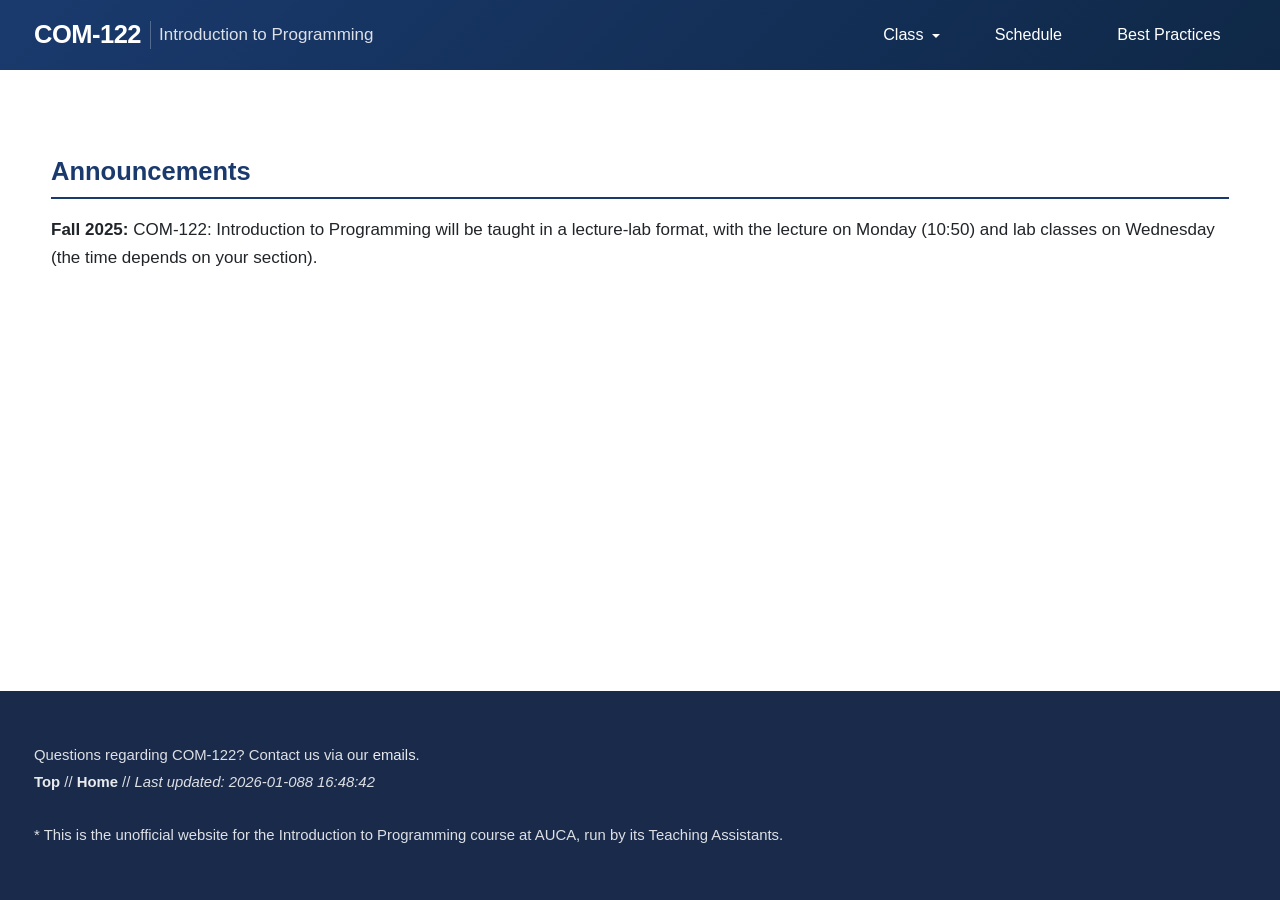
<file: index.html>
<!DOCTYPE html>
<html lang="en">
<head>
    <meta charset="UTF-8">
    <meta name="viewport" content="width=device-width, initial-scale=1.0">
    <title>COM-122: Introduction to Programming</title>
    <link rel="stylesheet" href="styles.css">
    <link rel="icon" type="image/png" href="images/logo.png">
</head>
<body>
<div class="navbar-overlay"></div>
<nav class="navbar" id="top">
    <div class="navbar-header">
        <div class="navbar-brand">
            <a href="index.html">COM-122</a>
            <span style="font-size:1em;">Introduction to Programming</span>
        </div>

        <button class="navbar-toggle" aria-label="Menu">
            <span></span>
            <span></span>
            <span></span>
        </button>
    </div>

    <ul class="navbar-links">
        <li class="dropdown">
            <a href="index.html">Class</a>
            <ul class="dropdown-menu">
                <li><a href="about.html">Overview</a></li>
                <li><a href="projects.html">Projects</a></li>
            </ul>
        </li>
        <li><a href="schedule.html">Schedule</a></li>
        <li><a href="tips.html">Best Practices</a></li>
    </ul>
</nav>

<main class="content">
    <h2>Announcements</h2>
    <p>
        <b>Fall 2025: </b> COM-122: Introduction to Programming will be taught in a lecture-lab format, with the lecture on Monday (10:50) and lab classes on Wednesday (the time depends on your section).
    </p>
</main>

<footer class="footer">
    <hr>
    <p>
        Questions regarding COM-122? Contact us via our <a href="about.html#staff">emails</a>.<br>
        <b><a href="#top">Top</a></b> // <b><a href="index.html">Home</a></b> // <i>Last updated: <span id="last-updated"></span></i><br><br>
        * This is the unofficial website for the Introduction to Programming course at AUCA, run by its Teaching Assistants.
    </p>
</footer>

<script src="navbar.js"></script>
</body>
</html>
</file>
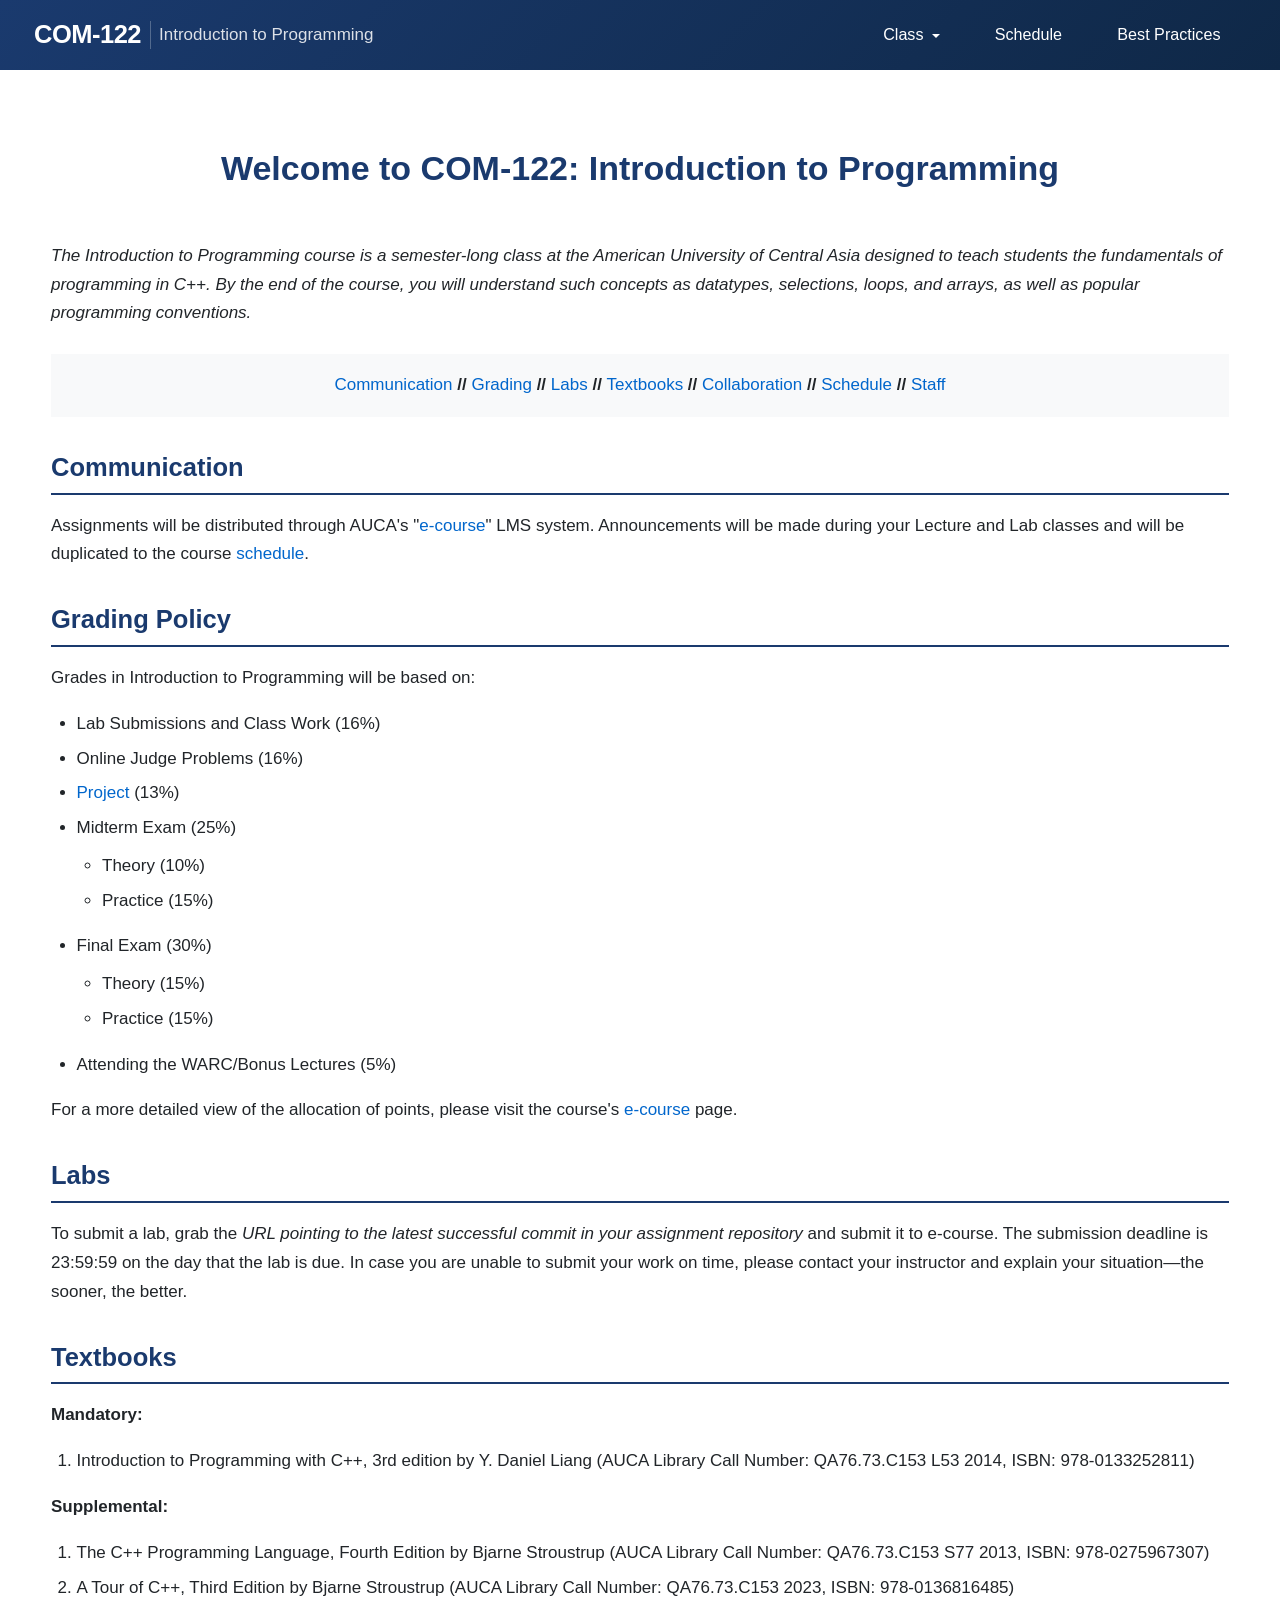
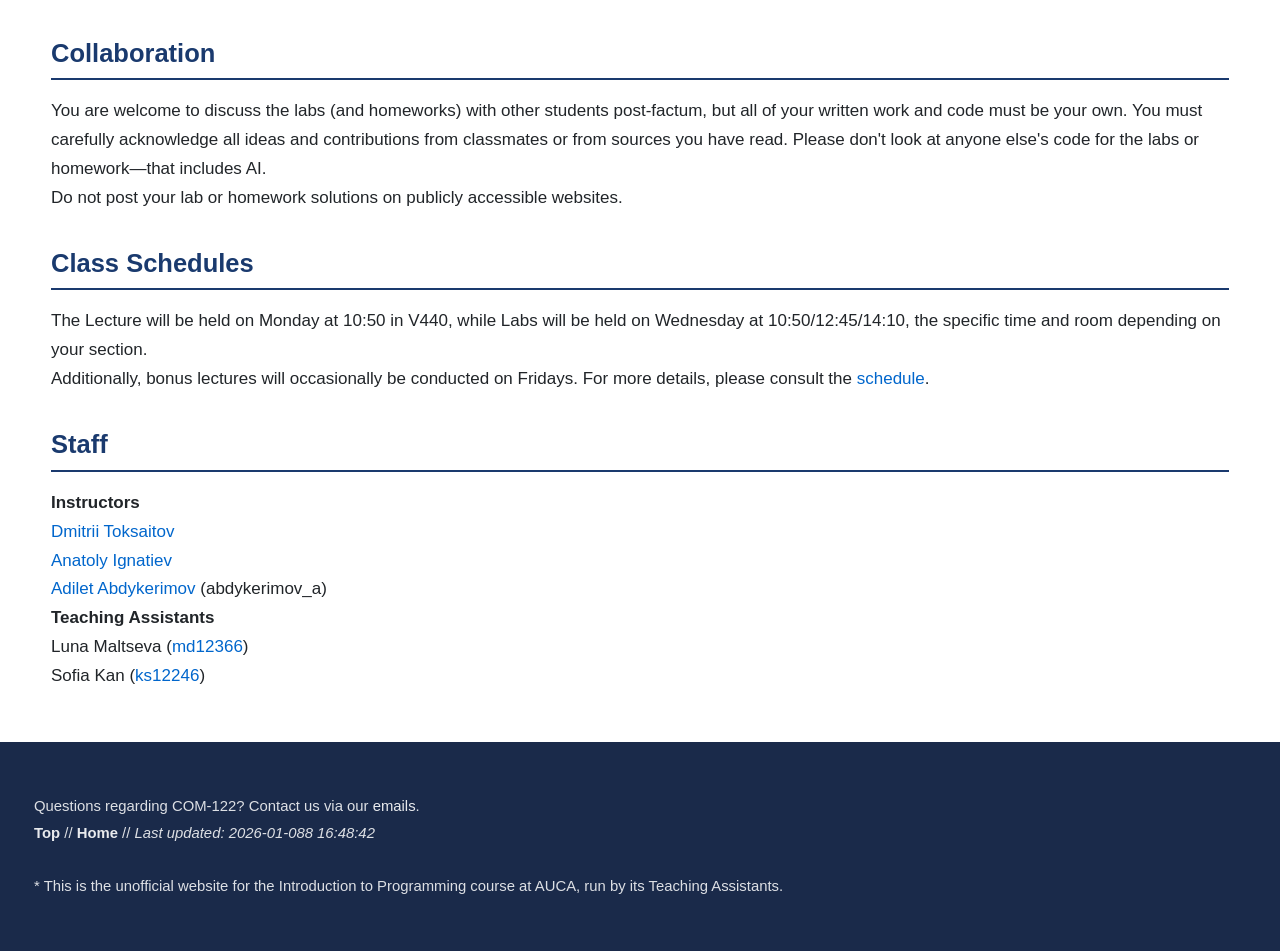
<file: about.html>
<!DOCTYPE html>
<html lang="en">
<head>
    <meta charset="UTF-8">
    <meta name="viewport" content="width=device-width, initial-scale=1.0">
    <title>COM-122: General Information</title>
    <link rel="stylesheet" href="styles.css">
    <link rel="icon" type="image/png" href="images/logo.png">
</head>
<body>

<div class="navbar-overlay"></div>
<nav class="navbar" id="top">
    <div class="navbar-header">
        <div class="navbar-brand">
            <a href="index.html">COM-122</a>
            <span style="font-size:1em;">Introduction to Programming</span>
        </div>

        <button class="navbar-toggle" aria-label="Menu">
            <span></span>
            <span></span>
            <span></span>
        </button>
    </div>

    <ul class="navbar-links">
        <li class="dropdown">
            <a href="index.html">Class</a>
            <ul class="dropdown-menu">
                <li><a href="about.html">Overview</a></li>
                <li><a href="projects.html">Projects</a></li>
            </ul>
        </li>
        <li><a href="schedule.html">Schedule</a></li>
        <li><a href="tips.html">Best Practices</a></li>
    </ul>
</nav>

<main class="content">
    <h1>Welcome to COM-122: Introduction to Programming</h1>
    <p> <i>
        The Introduction to Programming course is a semester-long class at the American University of Central Asia designed to teach students the fundamentals of programming in C++. By the end of the course, you will understand such concepts as datatypes, selections, loops, and arrays, as well as popular programming conventions.
    </i> </p>
    <div class="menu">
        <p><strong>
            <a href="#communication">Communication</a> //
            <a href="#grading">Grading</a> //
            <a href="#labs">Labs</a> //
            <a href="#textbooks">Textbooks</a> //
            <a href="#collaboration">Collaboration</a> //
            <a href="#schedule">Schedule</a> //
            <a href="#staff">Staff</a>
        </strong></p>
    </div>

    <h2 id="communication">Communication</h2>
    <p>
        Assignments will be distributed through AUCA's "<a href="https://ecourse.auca.kg/">e-course</a>" LMS system. Announcements will be made during your Lecture and Lab classes and will be duplicated to the course <a href="schedule.html">schedule</a>.
    </p>

    <h2 id="grading">Grading Policy</h2>
    <p>Grades in Introduction to Programming will be based on:</p>
    <ul>
        <li>Lab Submissions and Class Work (16%)</li>
        <li>Online Judge Problems (16%)</li>
        <li><a href="projects.html">Project</a> (13%)</li>
        <li>Midterm Exam (25%)
            <ul>
                <li>Theory (10%)</li>
                <li>Practice (15%)</li>
            </ul>
        </li>
        <li>Final Exam (30%)
            <ul>
                <li>Theory (15%)</li>
                <li>Practice (15%)</li>
            </ul>
        </li>
        <li>Attending the WARC/Bonus Lectures (5%)</li>
    </ul>
    <p>
        For a more detailed view of the allocation of points, please visit the course's <a href="https://ecourse.auca.kg/course/view.php?id=6946">e-course</a> page.
    </p>

    <h2 id="labs">Labs</h2>
    <p>
        To submit a lab, grab the <i>URL pointing to the latest successful commit in your assignment repository</i> and submit it to e-course. The submission deadline is 23:59:59 on the day that the lab is due. In case you are unable to submit your work on time, please contact your instructor and explain your situation—the sooner, the better.
    </p>

    <h2 id="textbooks">Textbooks</h2>
    <p><strong>Mandatory:</strong></p>
    <ol>
        <li>Introduction to Programming with C++, 3rd edition by Y. Daniel Liang (AUCA Library Call Number: QA76.73.C153 L53 2014, ISBN: 978-0133252811)</li>
    </ol>
    <p><strong>Supplemental:</strong></p>
    <ol>
        <li>The C++ Programming Language, Fourth Edition by Bjarne Stroustrup (AUCA Library Call Number: QA76.73.C153 S77 2013, ISBN: 978-0275967307)</li>
        <li>A Tour of C++, Third Edition by Bjarne Stroustrup (AUCA Library Call Number: QA76.73.C153 2023, ISBN: 978-0136816485)</li>
    </ol>

    <h2 id="collaboration">Collaboration</h2>
    <p>
        You are welcome to discuss the labs (and homeworks) with other students post-factum, but all of your written work and code must be your own. You must carefully acknowledge all ideas and contributions from classmates or from sources you have read. Please don't look at anyone else's code for the labs or homework—that includes AI.<br>
        Do not post your lab or homework solutions on publicly accessible websites.
    </p>

    <h2 id="schedule">Class Schedules</h2>
    <p>
        The Lecture will be held on Monday at 10:50 in V440, while Labs will be held on Wednesday at 10:50/12:45/14:10, the specific time and room depending on your section.<br>
        Additionally, bonus lectures will occasionally be conducted on Fridays. For more details, please consult the <a href="schedule.html">schedule</a>.
    </p>

    <h2 id="staff">Staff</h2>
    <strong>Instructors</strong> <br>
    <a href="https://www.auca.kg/en/directory/13/">Dmitrii Toksaitov</a><br>
    <a href="https://auca.kg/en/dirfooter/639/">Anatoly Ignatiev</a><br>
    <a href="https://auca.kg/en/p6334705052/">Adilet Abdykerimov</a> (abdykerimov_a)<br>
    <strong>Teaching Assistants</strong> <br>
    Luna Maltseva (<a href="mailto:md12366@auca.kg">md12366</a>)<br>
    Sofia Kan (<a href="mailto:ks12246@auca.kg">ks12246</a>)
</main>

<footer class="footer">
    <hr>
    <p>
        Questions regarding COM-122? Contact us via our <a href="about.html#staff">emails</a>.<br>
        <b><a href="#top">Top</a></b> // <b><a href="index.html">Home</a></b> // <i>Last updated: <span id="last-updated"></span></i><br><br>
        * This is the unofficial website for the Introduction to Programming course at AUCA, run by its Teaching Assistants.
    </p>
</footer>

<script src="navbar.js"></script>
</body>
</html>
</file>
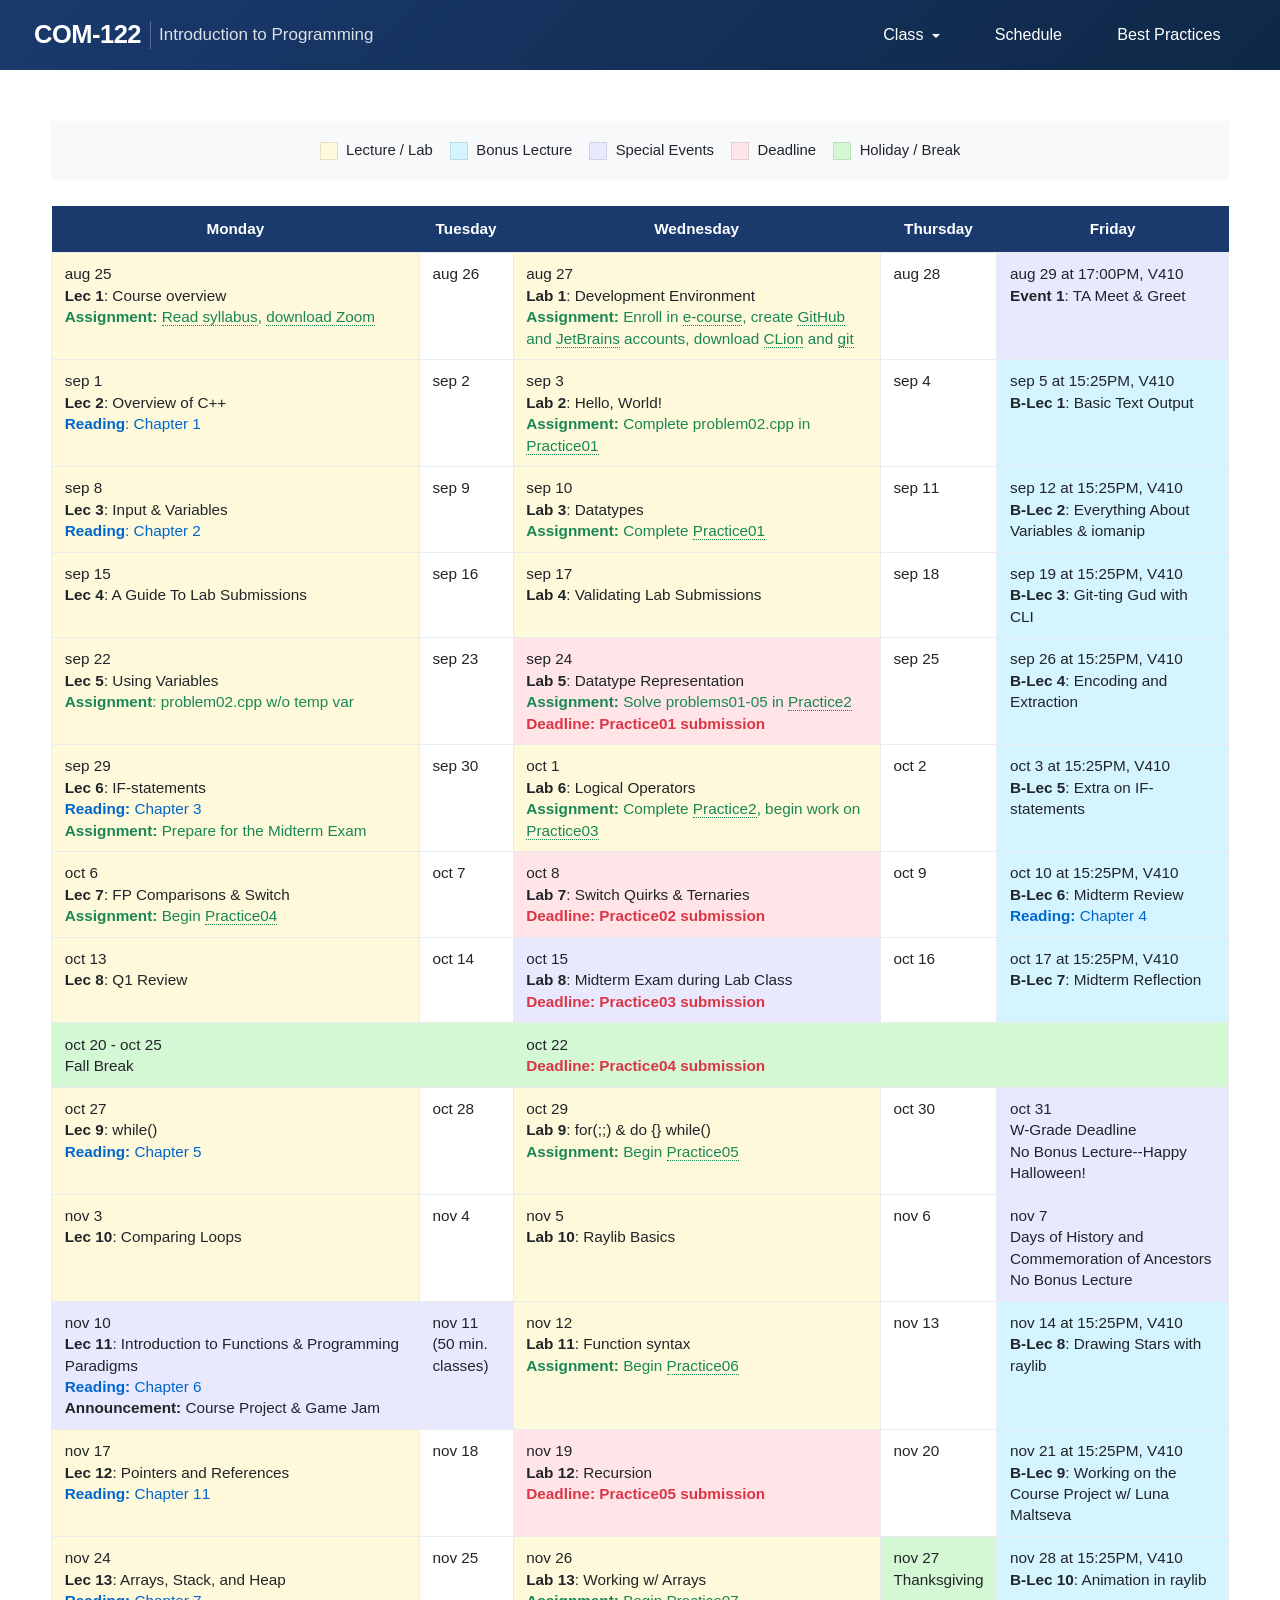
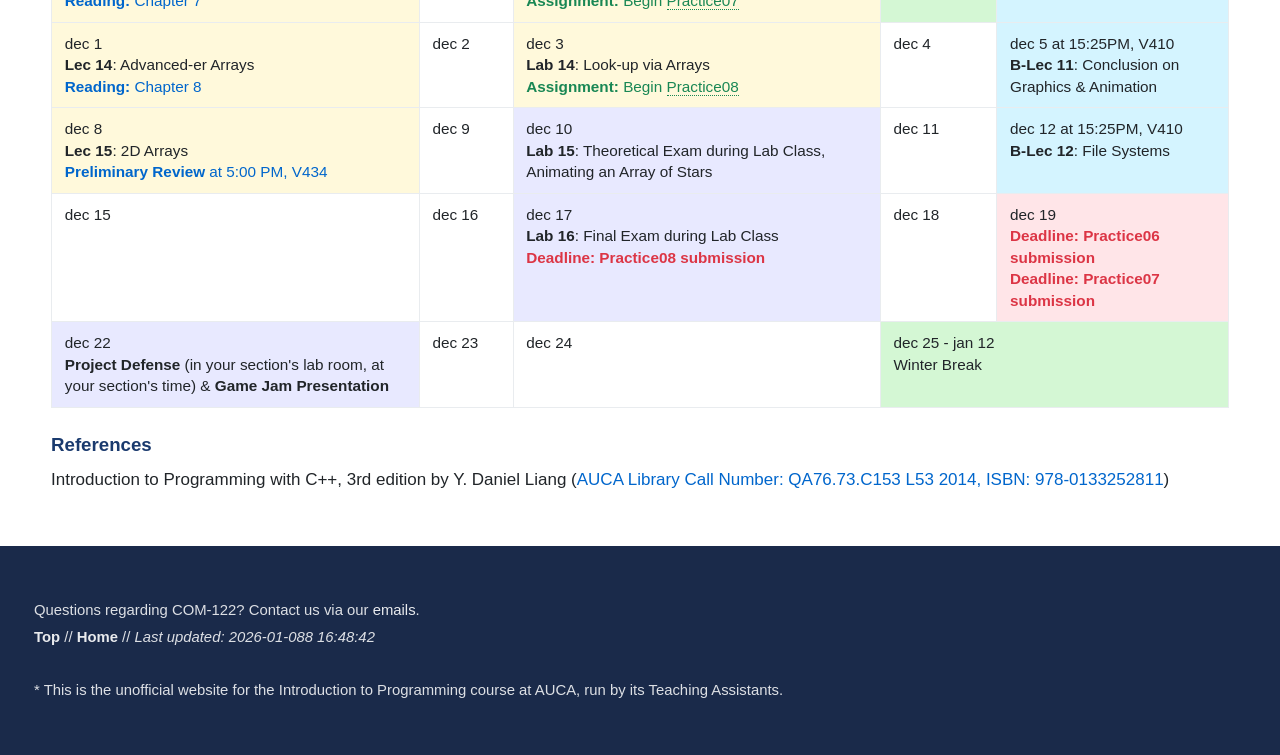
<file: schedule.html>
<!DOCTYPE html>
<html lang="en">
<head>
    <meta charset="UTF-8">
    <meta name="viewport" content="width=device-width, initial-scale=1.0">
    <title>COM-122: Course Schedule</title>
    <link rel="stylesheet" href="styles.css">
    <link rel="icon" type="image/png" href="images/logo.png">
</head>
<body>

<div class="navbar-overlay"></div>
<nav class="navbar" id="top">
    <div class="navbar-header">
        <div class="navbar-brand">
            <a href="index.html">COM-122</a>
            <span style="font-size:1em;">Introduction to Programming</span>
        </div>

        <button class="navbar-toggle" aria-label="Menu">
            <span></span>
            <span></span>
            <span></span>
        </button>
    </div>

    <ul class="navbar-links">
        <li class="dropdown">
            <a href="index.html">Class</a>
            <ul class="dropdown-menu">
                <li><a href="about.html">Overview</a></li>
                <li><a href="projects.html">Projects</a></li>
            </ul>
        </li>
        <li><a href="schedule.html">Schedule</a></li>
        <li><a href="tips.html">Best Practices</a></li>
    </ul>
</nav>

<main class="content">
    <div class="schedule-legend">
        <div class="legend-item">
            <span class="legend-color lecture"></span>
            <span class="legend-label">Lecture / Lab</span>
        </div>
        <div class="legend-item">
            <span class="legend-color bonus"></span>
            <span class="legend-label">Bonus Lecture</span>
        </div>
        <div class="legend-item">
            <span class="legend-color special"></span>
            <span class="legend-label">Special Events</span>
        </div>
        <div class="legend-item">
            <span class="legend-color important"></span>
            <span class="legend-label">Deadline</span>
        </div>
        <div class="legend-item">
            <span class="legend-color holiday"></span>
            <span class="legend-label">Holiday / Break</span>
        </div>
    </div>

    <div class="table-container">
        <table class="schedule-table">
            <thead>
            <tr>
                <th style="width: 32%;">Monday</th>
                <th style="width: 8%;">Tuesday</th>
                <th style="width: 32%;">Wednesday</th>
                <th style="width: 8%;">Thursday</th>
                <th style="width: 20%;">Friday</th>
            </tr>
            </thead>
            <tbody>

            <tr>
                <!-- Mon -->
                <td class="lecture">
                    aug 25<br>
                    <b>Lec 1</b>: Course overview<br>
                    <span class="assignment">
                        <b>Assignment:</b>
                        <a href="https://github.com/auca/com.122-119/blob/master/Syllabus/AUCA_COM-122-119_2025_Syllabus.pdf">Read syllabus</a>,
                        <a href="https://zoom.us/download">download Zoom</a>
                    </span>
                </td>
                <!-- Tue --> <td class="">aug 26</td>
                <!-- Wed -->
                <td class="lecture">
                    aug 27<br>
                    <b>Lab 1</b>: Development Environment<br>
                    <span class="assignment">
                        <b>Assignment:</b>
                        Enroll in <a href="https://ecourse.auca.kg/">e-course</a>, create <a href="https://github.com/">GitHub</a> and <a href="https://www.jetbrains.com/">JetBrains</a> accounts, download <a href="https://www.jetbrains.com/clion/">CLion</a> and <a href="https://git-scm.com/">git</a>
                    </span>
                </td>
                <!-- Thu --> <td class="">aug 28</td>
                <!-- Fri --> <td class="special">
                    aug 29 at 17:00PM, V410<br>
                    <b>Event 1</b>: TA Meet & Greet<br>
                </td>
            </tr>

            <tr>
                <!-- Mon -->
                <td class="lecture">
                    sep 1<br>
                    <b>Lec 2</b>: Overview of C++<br>
                    <span class="reading">
                        <b>Reading</b>: Chapter 1
                    </span>
                </td>
                <!-- Tue --> <td class="">sep 2</td>
                <!-- Wed -->
                <td class="lecture">
                    sep 3<br>
                    <b>Lab 2</b>: Hello, World!<br>
                    <span class="assignment">
                        <b>Assignment:</b> Complete problem02.cpp in <a href="https://ecourse.auca.kg/mod/assign/view.php?id=317831">Practice01</a>
                    </span>
                </td>
                <!-- Thu --> <td class="">sep 4</td>
                <!-- Fri -->
                <td class="bonus">
                    sep 5 at 15:25PM, V410<br>
                    <b>B-Lec 1</b>: Basic Text Output
                </td>
            </tr>

            <tr>
                <!-- Mon -->
                <td class="lecture">
                    sep 8<br>
                    <b>Lec 3</b>: Input & Variables<br>
                    <span class="reading">
                        <b>Reading</b>: Chapter 2
                    </span>
                </td>
                <!-- Tue --> <td class="">sep 9</td>
                <!-- Wed -->
                <td class="lecture">
                    sep 10<br>
                    <b>Lab 3</b>: Datatypes<br>
                    <span class="assignment">
                        <b>Assignment:</b> Complete <a href="https://ecourse.auca.kg/mod/assign/view.php?id=317831">Practice01</a>
                    </span>
                </td>
                <!-- Thu --> <td class="">sep 11</td>
                <!-- Fri -->
                <td class="bonus">
                    sep 12 at 15:25PM, V410<br>
                    <b>B-Lec 2</b>: Everything About Variables & iomanip
                </td>
            </tr>

            <tr>
                <!-- Mon -->
                <td class="lecture">
                    sep 15<br>
                    <b>Lec 4</b>: A Guide To Lab Submissions
                </td>
                <!-- Tue --> <td class="">sep 16</td>
                <!-- Wed -->
                <td class="lecture">
                    sep 17<br>
                    <b>Lab 4</b>: Validating Lab Submissions
                </td>
                <!-- Thu --> <td class="">sep 18</td>
                <!-- Fri -->
                <td class="bonus">
                    sep 19 at 15:25PM, V410<br>
                    <b>B-Lec 3</b>: Git-ting Gud with CLI
                </td>
            </tr>

            <tr>
                <!-- Mon -->
                <td class="lecture">
                    sep 22<br>
                    <b>Lec 5</b>: Using Variables<br>
                    <span class="assignment">
                        <b>Assignment</b>: problem02.cpp w/o temp var
                    </span>
                </td>
                <!-- Tue --> <td class="">sep 23</td>
                <!-- Wed -->
                <td class="important">
                    sep 24<br>
                    <b>Lab 5</b>: Datatype Representation<br>
                    <span class="assignment">
                        <b>Assignment:</b> Solve problems01-05 in <a href="https://ecourse.auca.kg/mod/assign/view.php?id=321647&forceview=1">Practice2</a><br>
                    </span>
                    <span class="deadline">
                        <b>Deadline:</b> Practice01 submission
                    </span>
                </td>
                <!-- Thu --> <td class="">sep 25</td>
                <!-- Fri -->
                <td class="bonus">
                    sep 26 at 15:25PM, V410<br>
                    <b>B-Lec 4</b>: Encoding and Extraction
                </td>
            </tr>

            <tr>
                <!-- Mon -->
                <td class="lecture">
                    sep 29<br>
                    <b>Lec 6</b>: IF-statements<br>
                    <span class="reading">
                        <b>Reading:</b> Chapter 3
                    </span> <br>
                    <span class="assignment">
                        <b>Assignment:</b> Prepare for the Midterm Exam
                    </span>
                </td>
                <!-- Tue --> <td class="">sep 30</td>
                <!-- Wed -->
                <td class="lecture">
                    oct 1<br>
                    <b>Lab 6</b>: Logical Operators<br>
                    <span class="assignment">
                        <b>Assignment:</b> Complete <a href="https://ecourse.auca.kg/mod/assign/view.php?id=321647&forceview=1">Practice2</a>, begin work on <a href="https://ecourse.auca.kg/mod/assign/view.php?id=322418">Practice03</a>
                    </span>
                </td>
                <!-- Thu --> <td class="">oct 2</td>
                <!-- Fri -->
                <td class="bonus">
                    oct 3 at 15:25PM, V410<br>
                    <b>B-Lec 5</b>: Extra on IF-statements<br>
                </td>
            </tr>

            <tr>
                <!-- Mon -->
                <td class="lecture">
                    oct 6<br>
                    <b>Lec 7</b>: FP Comparisons & Switch<br>
                    <span class="assignment">
                        <b>Assignment:</b> Begin <a href="https://ecourse.auca.kg/mod/assign/view.php?id=323065">Practice04</a>
                    </span>
                </td>
                <!-- Tue --> <td class="">oct 7</td>
                <!-- Wed -->
                <td class="important">
                    oct 8<br>
                    <b>Lab 7</b>: Switch Quirks & Ternaries<br>
                    <span class="deadline">
                        <b>Deadline:</b> Practice02 submission
                    </span>
                </td>
                <!-- Thu --> <td class="">oct 9</td>
                <!-- Fri -->
                <td class="bonus">
                    oct 10 at 15:25PM, V410<br>
                    <b>B-Lec 6</b>: Midterm Review<br>
                    <span class="reading">
                        <b>Reading:</b> Chapter 4
                    </span>
                </td>
            </tr>

            <tr>
                <!-- Mon -->
                <td class="lecture">
                    oct 13<br>
                    <b>Lec 8</b>: Q1 Review<br>
                </td>
                <!-- Tue --> <td class="">oct 14</td>
                <!-- Wed -->
                <td class="special">
                    oct 15<br>
                    <b>Lab 8</b>: Midterm Exam during Lab Class<br>
                    <span class="deadline">
                        <b>Deadline:</b> Practice03 submission
                    </span>
                </td>
                <!-- Thu --> <td class="">oct 16</td>
                <!-- Fri -->
                <td class="bonus">
                    oct 17 at 15:25PM, V410<br>
                    <b>B-Lec 7</b>: Midterm Reflection
                </td>
            </tr>

            <tr>
                <!-- Mon - Fri -->
                <td class="holiday" colspan="2">
                    oct 20 - oct 25<br>
                    Fall Break
                </td>
                <td class="holiday" colspan="3">
                    oct 22<br>
                    <span class="deadline">
                        <b>Deadline:</b> Practice04 submission
                    </span>
                </td>
            </tr>

            <tr>
                <!-- Mon -->
                <td class="lecture">
                    oct 27<br>
                    <b>Lec 9</b>: while()<br>
                    <span class="reading">
                        <b>Reading:</b> Chapter 5
                    </span>
                </td>
                <!-- Tue --> <td class="">oct 28</td>
                <!-- Wed -->
                <td class="lecture">
                    oct 29<br>
                    <b>Lab 9</b>: for(;;) & do {} while()<br>
                    <span class="assignment">
                        <b>Assignment:</b> Begin <a href="https://ecourse.auca.kg/mod/assign/view.php?id=325106">Practice05</a>
                    </span>
                </td>
                <!-- Thu --> <td class="">oct 30</td>
                <!-- Fri -->
                <td class="special">
                    oct 31<br>
                    W-Grade Deadline<br>
                    No Bonus Lecture--Happy Halloween!
                </td>
            </tr>

            <tr>
                <!-- Mon -->
                <td class="lecture">
                    nov 3<br>
                    <b>Lec 10</b>: Comparing Loops
                </td>
                <!-- Tue --> <td class="">nov 4</td>
                <!-- Wed -->
                <td class="lecture">
                    nov 5<br>
                    <b>Lab 10</b>: Raylib Basics
                </td>
                <!-- Thu --> <td class="">nov 6</td>
                <!-- Fri -->
                <td class="special">
                    nov 7<br>
                    Days of History and Commemoration of Ancestors<br>
                    No Bonus Lecture
                </td>
            </tr>

            <tr>
                <!-- Mon -->
                <td class="special">
                    nov 10<br>
                    <b>Lec 11</b>: Introduction to Functions & Programming Paradigms<br>
                    <span class="reading">
                        <b>Reading:</b> Chapter 6<br>
                    </span>
                    <b>Announcement:</b> Course Project & Game Jam
                </td>
                <!-- Tue -->
                <td class="special">
                    nov 11<br>
                    (50 min. classes)
                </td>
                <!-- Wed -->
                <td class="lecture">
                    nov 12<br>
                    <b>Lab 11</b>: Function syntax<br>
                    <span class="assignment">
                        <b>Assignment:</b> Begin <a href="https://ecourse.auca.kg/mod/assign/view.php?id=326703">Practice06</a>
                    </span>
                </td>
                <!-- Thu --> <td class="">nov 13</td>
                <!-- Fri -->
                <td class="bonus">
                    nov 14 at 15:25PM, V410<br>
                    <b>B-Lec 8</b>: Drawing Stars with raylib
                </td>
            </tr>

            <tr>
                <!-- Mon -->
                <td class="lecture">
                    nov 17<br>
                    <b>Lec 12</b>: Pointers and References<br>
                    <span class="reading">
                        <b>Reading:</b> Chapter 11<br>
                    </span>
                </td>
                <!-- Tue --> <td class="">nov 18</td>
                <!-- Wed -->
                <td class="important">
                    nov 19<br>
                    <b>Lab 12</b>: Recursion<br>
                    <span class="deadline">
                        <b>Deadline:</b> Practice05 submission
                    </span>
                </td>
                <!-- Thu --> <td class="">nov 20</td>
                <!-- Fri -->
                <td class="bonus">
                    nov 21 at 15:25PM, V410<br>
                    <b>B-Lec 9</b>: Working on the Course Project w/ Luna Maltseva
                </td>
            </tr>

            <tr>
                <!-- Mon -->
                <td class="lecture">
                    nov 24<br>
                    <b>Lec 13</b>: Arrays, Stack, and Heap<br>
                    <span class="reading">
                        <b>Reading:</b> Chapter 7<br>
                    </span>
                </td>
                <!-- Tue --> <td class="">nov 25</td>
                <!-- Wed -->
                <td class="lecture">
                    nov 26<br>
                    <b>Lab 13</b>: Working w/ Arrays<br>
                    <span class="assignment">
                        <b>Assignment:</b> Begin <a href="https://ecourse.auca.kg/mod/assign/view.php?id=328044">Practice07</a>
                    </span>
                </td>
                <!-- Thu -->
                <td class="holiday">
                    nov 27<br>
                    Thanksgiving
                </td>
                <!-- Fri -->
                <td class="bonus">
                    nov 28 at 15:25PM, V410<br>
                    <b>B-Lec 10</b>: Animation in raylib
                </td>
            </tr>

            <tr>
                <!-- Mon -->
                <td class="lecture">
                    dec 1<br>
                    <b>Lec 14</b>: Advanced-er Arrays<br>
                    <span class="reading">
                        <b>Reading:</b> Chapter 8<br>
                    </span>
                </td>
                <!-- Tue --> <td class="">dec 2</td>
                <!-- Wed -->
                <td class="lecture">
                    dec 3<br>
                    <b>Lab 14</b>: Look-up via Arrays<br>
                    <span class="assignment">
                        <b>Assignment:</b> Begin <a href="https://ecourse.auca.kg/mod/assign/view.php?id=328384">Practice08</a>
                    </span>
                </td>
                <!-- Thu --> <td class="">dec 4</td>
                <!-- Fri --> <td class="bonus">
                    dec 5 at 15:25PM, V410<br>
                    <b>B-Lec 11</b>: Conclusion on Graphics & Animation
                </td>
            </tr>

            <tr>
                <!-- Mon -->
                <td class="lecture">
                    dec 8<br>
                    <b>Lec 15</b>: 2D Arrays<br>
                    <span class="reading">
                        <b>Preliminary Review</b> at 5:00 PM, V434
                    </span>
                </td>
                <!-- Tue --> <td class="">dec 9</td>
                <!-- Wed -->
                <td class="special">
                    dec 10<br>
                    <b>Lab 15</b>: Theoretical Exam during Lab Class,<br>
                    Animating an Array of Stars
                </td>
                <!-- Thu --> <td class="">dec 11</td>
                <!-- Fri -->
                <td class="bonus">
                    dec 12 at 15:25PM, V410<br>
                    <b>B-Lec 12</b>: File Systems
                </td>
            </tr>

            <tr>
                <!-- Mon --> <td class="">dec 15</td>
                <!-- Tue --> <td class="">dec 16</td>
                <!-- Wed -->
                <td class="special">
                    dec 17<br>
                    <b>Lab 16</b>: Final Exam during Lab Class<br>
                    <span class="deadline">
                        <b>Deadline:</b> Practice08 submission
                    </span>
                </td>
                <!-- Thu --> <td class="">dec 18</td>
                <!-- Fri -->
                <td class="important">
                    dec 19<br>
                    <span class="deadline">
                        <b>Deadline:</b> Practice06 submission<br>
                        <b>Deadline:</b> Practice07 submission
                    </span>
                </td>
            </tr>

            <tr>
                <!-- Mon -->
                <td class="special">
                    dec 22<br>
                    <b>Project Defense</b> (in your section's lab room, at your section's time) & <b>Game Jam Presentation</b>

                </td>
                <!-- Tue --> <td class="">dec 23</td>
                <!-- Wed --> <td class="">dec 24</td>
                <td class="holiday" colspan="2">
                    dec 25 - jan 12<br>
                    Winter Break
                </td>
            </tr>

            </tbody>
        </table>
    </div>

    <h3>References</h3>
    Introduction to Programming with C++, 3rd edition by Y. Daniel Liang (<a href="https://library.auca.kg/catalog/?index%5B1%5D=keyword&term%5B1%5D=introduction+to+programming+with+c%2B%2B&bool%5B1%5D=and&index%5B2%5D=keyword&term%5B2%5D=daniel+liang&bool%5B2%5D=and&index%5B3%5D=keyword&term%5B3%5D=">AUCA Library Call Number: QA76.73.C153 L53 2014, ISBN: 978-0133252811</a>)
</main>

<footer class="footer">
    <hr>
    <p>
        Questions regarding COM-122? Contact us via our <a href="about.html#staff">emails</a>.<br>
        <b><a href="#top">Top</a></b> // <b><a href="index.html">Home</a></b> // <i>Last updated: <span id="last-updated"></span></i><br><br>
        * This is the unofficial website for the Introduction to Programming course at AUCA, run by its Teaching Assistants.
    </p>
</footer>

<script src="navbar.js"></script>
</body>
</html>
</file>
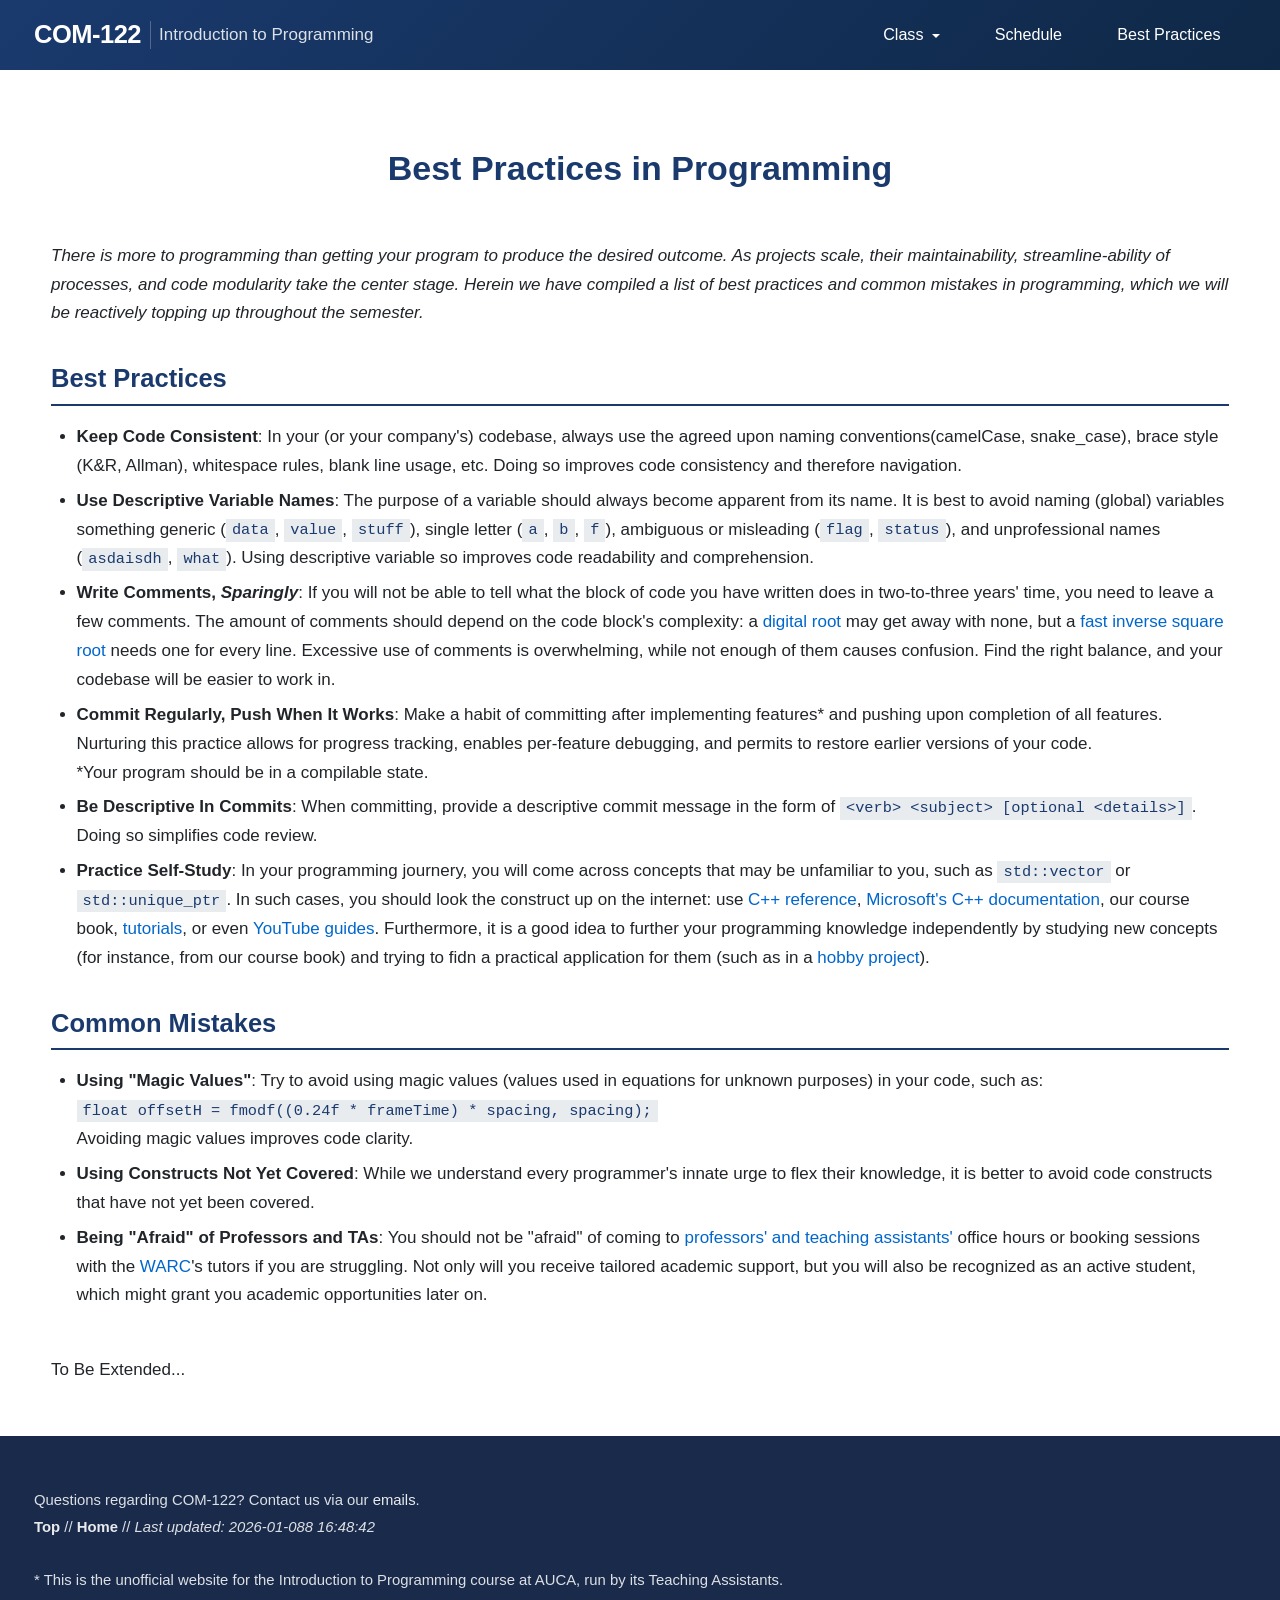
<file: tips.html>
<!DOCTYPE html>
<html lang="en">
<head>
    <meta charset="UTF-8">
    <meta name="viewport" content="width=device-width, initial-scale=1.0">
    <title>COM-122: Best Practices</title>
    <link rel="stylesheet" href="styles.css">
    <link rel="icon" type="image/png" href="images/logo.png">
</head>
<body>
<div class="navbar-overlay"></div>
<nav class="navbar" id="top">
    <div class="navbar-header">
        <div class="navbar-brand">
            <a href="index.html">COM-122</a>
            <span style="font-size:1em;">Introduction to Programming</span>
        </div>

        <button class="navbar-toggle" aria-label="Menu">
            <span></span>
            <span></span>
            <span></span>
        </button>
    </div>

    <ul class="navbar-links">
        <li class="dropdown">
            <a href="index.html">Class</a>
            <ul class="dropdown-menu">
                <li><a href="about.html">Overview</a></li>
                <li><a href="projects.html">Projects</a></li>
            </ul>
        </li>
        <li><a href="schedule.html">Schedule</a></li>
        <li><a href="tips.html">Best Practices</a></li>
    </ul>
</nav>

<main class="content">
    <h1>Best Practices in Programming</h1>
    <p> <i>
        There is more to programming than getting your program to produce the desired outcome. As projects scale, their maintainability, streamline-ability of processes, and code modularity take the center stage. Herein we have compiled a list of best practices and common mistakes in programming, which we will be reactively topping up throughout the semester.
    </i> </p>

    <h2>Best Practices</h2>
    <ul>
        <li>
            <b>Keep Code Consistent</b>: In your (or your company's) codebase, always use the agreed upon naming conventions(camelCase, snake_case), brace style (K&R, Allman), whitespace rules, blank line usage, etc. Doing so improves code consistency and therefore navigation.
        </li>
        <li>
            <b>Use Descriptive Variable Names</b>: The purpose of a variable should always become apparent from its name. It is best to avoid naming (global) variables something generic (<code>data</code>, <code>value</code>, <code>stuff</code>), single letter (<code>a</code>, <code>b</code>, <code>f</code>), ambiguous or misleading (<code>flag</code>, <code>status</code>), and unprofessional names (<code>asdaisdh</code>, <code>what</code>). Using descriptive variable so improves code readability and comprehension.
        </li>
        <li>
            <b>Write Comments, <i>Sparingly</i></b>: If you will not be able to tell what the block of code you have written does in two-to-three years' time, you need to leave a few comments. The amount of comments should depend on the code block's complexity: a <a href="https://en.wikipedia.org/wiki/Digital_root">digital root</a> may get away with none, but a <a href="https://en.wikipedia.org/wiki/Fast_inverse_square_root">fast inverse square root</a> needs one for every line. Excessive use of comments is overwhelming, while not enough of them causes confusion. Find the right balance, and your codebase will be easier to work in.
        </li>
        <li>
            <b>Commit Regularly, Push When It Works</b>: Make a habit of committing after implementing features* and pushing upon completion of all features. Nurturing this practice allows for progress tracking, enables per-feature debugging, and permits to restore earlier versions of your code.<br>*Your program should be in a compilable state.
        </li>
        <li>
            <b>Be Descriptive In Commits</b>: When committing, provide a descriptive commit message in the form of <code>&ltverb&gt &ltsubject&gt [optional &ltdetails&gt]</code>. Doing so simplifies code review.
        </li>
        <li>
            <b>Practice Self-Study</b>: In your programming journery, you will come across concepts that may be unfamiliar to you, such as <code>std::vector</code> or <code>std::unique_ptr</code>. In such cases, you should look the construct up on the internet: use <a href="https://cppreference.com/">C++ reference</a>, <a href="https://learn.microsoft.com/en-us/cpp/cpp/?view=msvc-170">Microsoft's C++ documentation</a>, our course book, <a href="https://www.geeksforgeeks.org/cpp/c-plus-plus/">tutorials</a>, or even <a href="https://www.youtube.com/watch?v=18c3MTX0PK0&list=PLlrATfBNZ98dudnM48yfGUldqGD0S4FFb">YouTube guides</a>. Furthermore, it is a good idea to further your programming knowledge independently by studying new concepts (for instance, from our course book) and trying to fidn a practical application for them (such as in a <a href="https://getidiom.com/dictionary/english/hobby-project">hobby project</a>).
        </li>
    </ul>

    <h2>Common Mistakes</h2>
    <ul>
        <li>
            <b>Using "Magic Values"</b>: Try to avoid using magic values (values used in equations for unknown purposes) in your code, such as:<br>
            <code>float offsetH = fmodf((0.24f * frameTime) * spacing, spacing);</code><br>
            Avoiding magic values improves code clarity.<br>
        </li>
        <li>
            <b>Using Constructs Not Yet Covered</b>: While we understand every programmer's innate urge to flex their knowledge,
            it is better to avoid code constructs that have not yet been covered.
        </li>
        <li>
            <b>Being "Afraid" of Professors and TAs</b>: You should not be "afraid" of coming to <a href="about.html#staff">professors' and teaching assistants'</a> office hours or booking sessions with the <a href="http://warc.auca.kg/login">WARC</a>'s tutors if you are struggling. Not only will you receive tailored academic support, but you will also be recognized as an active student, which might grant you academic opportunities later on.
        </li>
    </ul>
    <br>
    To Be Extended...
</main>

<footer class="footer">
    <hr>
    <p>
        Questions regarding COM-122? Contact us via our <a href="about.html#staff">emails</a>.<br>
        <b><a href="#top">Top</a></b> // <b><a href="index.html">Home</a></b> // <i>Last updated: <span id="last-updated"></span></i><br><br>
        * This is the unofficial website for the Introduction to Programming course at AUCA, run by its Teaching Assistants.
    </p>
</footer>

<script src="navbar.js"></script>
</body>
</html>
</file>
<file: styles.css>
/* COM-122 Website Styles */

:root {
    --primary-blue: #1a3a6e;
    --primary-blue-dark: #0f2847;
    --footer-bg: #1a2a4a;
    --white: #ffffff;
    --off-white: #f8f9fa;
    --light-gray: #e9ecef;
    --dark-gray: #343a40;
    --text-color: #212529;
    --accent-blue: #0066cc;
    --overlay-bg: rgba(0, 0, 0, 0.5);
    --container-max: 1400px;
    --spacing-xs: 0.5rem;
    --spacing-sm: 1rem;
    --spacing-md: 1.5rem;
    --spacing-lg: 2rem;
    --spacing-xl: 3rem;
}

/* Schedule colors */
td.lecture { background-color: #fff9db; }
td.special { background-color: #e8e9ff; }
td.bonus { background-color: #d4f4ff; }
td.important { background-color: #ffe5e8; }
td.holiday { background-color: #d4f7d4; }
.reading { color: #0066cc; }
.assignment { color: #198754; }
.deadline { color: #dc3545; font-weight: 600; }

/* Reset */
*, *::before, *::after { margin: 0; padding: 0; box-sizing: border-box; }

html { font-size: 16px; }

body {
    font-family: 'Open Sans', -apple-system, BlinkMacSystemFont, 'Segoe UI', Roboto, sans-serif;
    line-height: 1.7;
    color: var(--text-color);
    background-color: var(--off-white);
    min-height: 100vh;
    display: flex;
    flex-direction: column;
}

/* Typography */
h1, h2, h3, h4, h5, h6 { color: var(--primary-blue); line-height: 1.3; font-weight: 600; }
h1 { font-size: 1.75rem; text-align: center; margin-bottom: var(--spacing-md); padding: var(--spacing-md) 0; }
h2 { font-size: 1.35rem; margin: var(--spacing-lg) 0 var(--spacing-sm) 0; padding-bottom: var(--spacing-xs); border-bottom: 2px solid var(--primary-blue); }
h3 { font-size: 1.1rem; margin: var(--spacing-md) 0 var(--spacing-xs) 0; }
p { margin-bottom: var(--spacing-sm); }

/* Links */
a { color: var(--accent-blue); text-decoration: none; }
a:hover:not(.navbar a) { filter: brightness(0.8); }
.footer a { color: rgba(255, 255, 255, 0.9); }

/* Code */
pre code {
    display: block;
    padding: var(--spacing-sm);
    background-color: var(--dark-gray);
    color: #e9ecef;
    font-size: 0.875rem;
    overflow-x: auto;
    line-height: 1.5;
}
code {
    font-family: 'SF Mono', 'Consolas', 'Monaco', monospace;
    background-color: var(--light-gray);
    color: var(--primary-blue);
    padding: 0.15em 0.4em;
    font-size: 0.9em;
}
pre code code { background: none; padding: 0; }

/* Images */
.content img {
    display: block;
    max-width: 80%;
    height: auto;
    margin: var(--spacing-md) auto;
    border: var(--spacing-sm) solid black;
}

/* Lists */
ul:not(.navbar-links):not(.dropdown-menu), ol:not(.navbar-links) {
    padding-left: 1.5em;
    margin: var(--spacing-xs) 0 var(--spacing-sm) 0;
}
li { margin-bottom: 0.35em; }

/* Navigation */
.navbar {
    background: linear-gradient(135deg, var(--primary-blue) 0%, var(--primary-blue-dark) 100%);
    color: var(--white);
    padding: var(--spacing-sm);
    position: sticky;
    top: 0;
    z-index: 1000;
}

.navbar-header {
    display: flex;
    justify-content: space-between;
    align-items: center;
    width: 100%;
}

.navbar-brand { display: flex; align-items: center; gap: var(--spacing-xs); }
.navbar-brand a { color: var(--white); font-size: 1.4rem; font-weight: 700; letter-spacing: -0.5px; }
.navbar-brand span {
    display: none;
    font-size: 0.9rem;
    font-weight: 400;
    opacity: 0.85;
    padding-left: var(--spacing-xs);
    border-left: 1px solid rgba(255, 255, 255, 0.3);
}

/* Hamburger */
.navbar-toggle {
    display: flex;
    flex-direction: column;
    justify-content: space-around;
    height: 22px;
    width: 28px;
    background: transparent;
    border: none;
    cursor: pointer;
    padding: 0;
    z-index: 1002;
}
.navbar-toggle span { display: block; background: var(--white); height: 2px; width: 100%; }

/* Overlay */
.navbar-overlay {
    position: fixed;
    top: 0; left: 0; right: 0; bottom: 0;
    background: var(--overlay-bg);
    opacity: 0;
    visibility: hidden;
    z-index: 999;
}
.navbar-overlay.active { opacity: 1; visibility: visible; }

/* Nav Links - Mobile */
.navbar-links {
    position: absolute;
    top: 100%;
    left: 0; right: 0;
    width: 100%;
    max-height: 0;
    background: linear-gradient(180deg, var(--primary-blue) 0%, var(--primary-blue-dark) 100%);
    list-style: none;
    padding: 0 var(--spacing-md);
    display: flex;
    flex-direction: column;
    z-index: 1001;
    overflow: hidden;
}
.navbar-links.active { max-height: 400px; padding: var(--spacing-sm) var(--spacing-md); }
.navbar-links li { margin: 0; }
.navbar-links > li > a {
    display: block;
    color: var(--white);
    font-size: 1.1rem;
    font-weight: 500;
    padding: 1rem var(--spacing-sm);
    border-bottom: 1px solid rgba(255, 255, 255, 0.1);
}
.navbar-links > li:last-child > a { border-bottom: none; }

/* Dropdown */
.dropdown { position: relative; }
.dropdown > a::after {
    content: "";
    display: inline-block;
    width: 0; height: 0;
    margin-left: 8px;
    vertical-align: middle;
    border-left: 5px solid transparent;
    border-right: 5px solid transparent;
    border-top: 5px solid currentColor;
}
.dropdown.open > a::after { transform: rotate(180deg); }
.dropdown-menu {
    display: none;
    list-style: none;
    background: rgba(0, 0, 0, 0.2);
    margin: var(--spacing-xs) 0;
}
.dropdown.open .dropdown-menu { display: block; }
.dropdown-menu li { margin: 0; }
.dropdown-menu li a {
    display: block;
    color: rgba(255, 255, 255, 0.9);
    padding: 0.75rem var(--spacing-md);
    font-size: 1rem;
}

/* Content */
.content {
    flex: 1;
    width: 100%;
    max-width: var(--container-max);
    margin: 0 auto;
    padding: var(--spacing-md) var(--spacing-sm);
    background: var(--white);
}

.menu {
    text-align: center;
    padding: 1rem 0 0.01rem 0;
    background: var(--off-white);
    margin: var(--spacing-md) 0;
}
.menu a { color: var(--accent-blue); font-weight: 500; }

.assignment a, .reading a, .deadline a { color: inherit; border-bottom: 1px dotted currentColor; }

/* Schedule Legend */
.schedule-legend {
    display: flex;
    flex-wrap: nowrap;
    gap: 1rem;
    padding: var(--spacing-sm);
    background: var(--off-white);
    margin-bottom: var(--spacing-md);
    font-size: 0.875rem;
    overflow-x: auto;
    -webkit-overflow-scrolling: touch;
    scrollbar-width: thin;
}
.schedule-legend::-webkit-scrollbar { height: 4px; }
.schedule-legend::-webkit-scrollbar-track { background: transparent; }
.schedule-legend::-webkit-scrollbar-thumb { background: var(--light-gray); }
.legend-item { display: flex; align-items: center; gap: 0.5rem; flex-shrink: 0; white-space: nowrap; }
.legend-color { width: 18px; height: 18px; border: 1px solid rgba(0, 0, 0, 0.1); flex-shrink: 0; }
.legend-color.lecture { background-color: #fff9db; }
.legend-color.special { background-color: #e8e9ff; }
.legend-color.bonus { background-color: #d4f4ff; }
.legend-color.important { background-color: #ffe5e8; }
.legend-color.holiday { background-color: #d4f7d4; }

/* Tables */
.table-container { width: 100%; overflow-x: auto; margin: var(--spacing-md) 0; }
.schedule-table { width: 100%; min-width: 600px; border-collapse: collapse; font-size: 0.85rem; background: var(--white); }
.schedule-table th {
    background: var(--primary-blue);
    color: var(--white);
    font-weight: 600;
    padding: 0.75rem 0.5rem;
    text-align: center;
    position: sticky;
    top: 0;
}
.schedule-table td { padding: 0.5rem; border: 1px solid var(--light-gray); vertical-align: top; line-height: 1.4; }

/* Footer */
.footer {
    background: var(--footer-bg);
    color: rgba(255, 255, 255, 0.85);
    padding: var(--spacing-lg) var(--spacing-sm);
    margin-top: auto;
}
.footer-content { max-width: var(--container-max); margin: 0 auto; text-align: center; }
.footer hr { display: none; }
.footer p { font-size: 0.875rem; line-height: 1.8; margin: 0; }
.footer b a { font-weight: 600; }
hr { border: none; border-top: 1px solid var(--light-gray); margin: var(--spacing-lg) 0; }

/* Remove focus outlines */
a:focus, button:focus { outline: none; }

/* Body scroll lock */
body.menu-open { overflow: hidden; }

/* Desktop (768px+) */
@media (min-width: 768px) {
    html { font-size: 17px; }
    h1 { font-size: 2rem; }
    h2 { font-size: 1.5rem; }
    .schedule-legend { justify-content: center; overflow-x: visible; }
    .navbar { padding: 0 var(--spacing-lg); display: flex; justify-content: space-between; align-items: center; }
    .navbar-header { width: auto; position: static; }
    .navbar-brand a { font-size: 1.5rem; }
    .navbar-brand span { display: inline; }
    .navbar-toggle, .navbar-overlay { display: none; }
    .navbar-links {
        position: static;
        width: auto;
        max-height: none;
        background: transparent;
        flex-direction: row;
        align-items: center;
        padding: 0;
        gap: 0.25rem;
        overflow: visible;
        margin-left: auto;
    }
    .navbar-links > li > a { padding: 1.25rem var(--spacing-sm); font-size: 0.95rem; border-bottom: none; }
    .dropdown > a::after { border-top-width: 4px; border-left-width: 4px; border-right-width: 4px; }
    .dropdown-menu {
        display: none;
        position: absolute;
        top: 100%;
        left: 0;
        min-width: 180px;
        background: var(--white);
        margin: 0;
        padding: var(--spacing-xs) 0;
        visibility: hidden;
        box-shadow: 0 4px 12px rgba(0, 0, 0, 0.15);
    }
    .dropdown:hover .dropdown-menu { display: block; visibility: visible; }
    .dropdown-menu li a { color: var(--text-color); padding: 0.6rem var(--spacing-md); font-size: 0.9rem; }
    .dropdown.open .dropdown-menu { display: none; }
    .content { padding: var(--spacing-xl) var(--spacing-lg); }
    .footer { padding: var(--spacing-xl) var(--spacing-lg); }
    .schedule-table { font-size: 0.9rem; }
    .schedule-table th, .schedule-table td { padding: 0.6rem 0.75rem; }
}

/* Large Desktop (1024px+) */
@media (min-width: 1024px) {
    :root { --container-max: 1400px; }
    .content { padding: var(--spacing-xl); }
    .navbar-links > li > a { padding: 1.25rem var(--spacing-md); }
}

/* Extra Large (1400px+) */
@media (min-width: 1400px) {
    :root { --container-max: 1600px; }
    html { font-size: 18px; }
}

/* Print */
@media print {
    .navbar, .navbar-toggle, .navbar-overlay { display: none; }
    .content { max-width: 100%; padding: 0; }
    .footer { background: none; color: var(--text-color); }
    a { color: var(--text-color); text-decoration: underline; }
}
</file>
